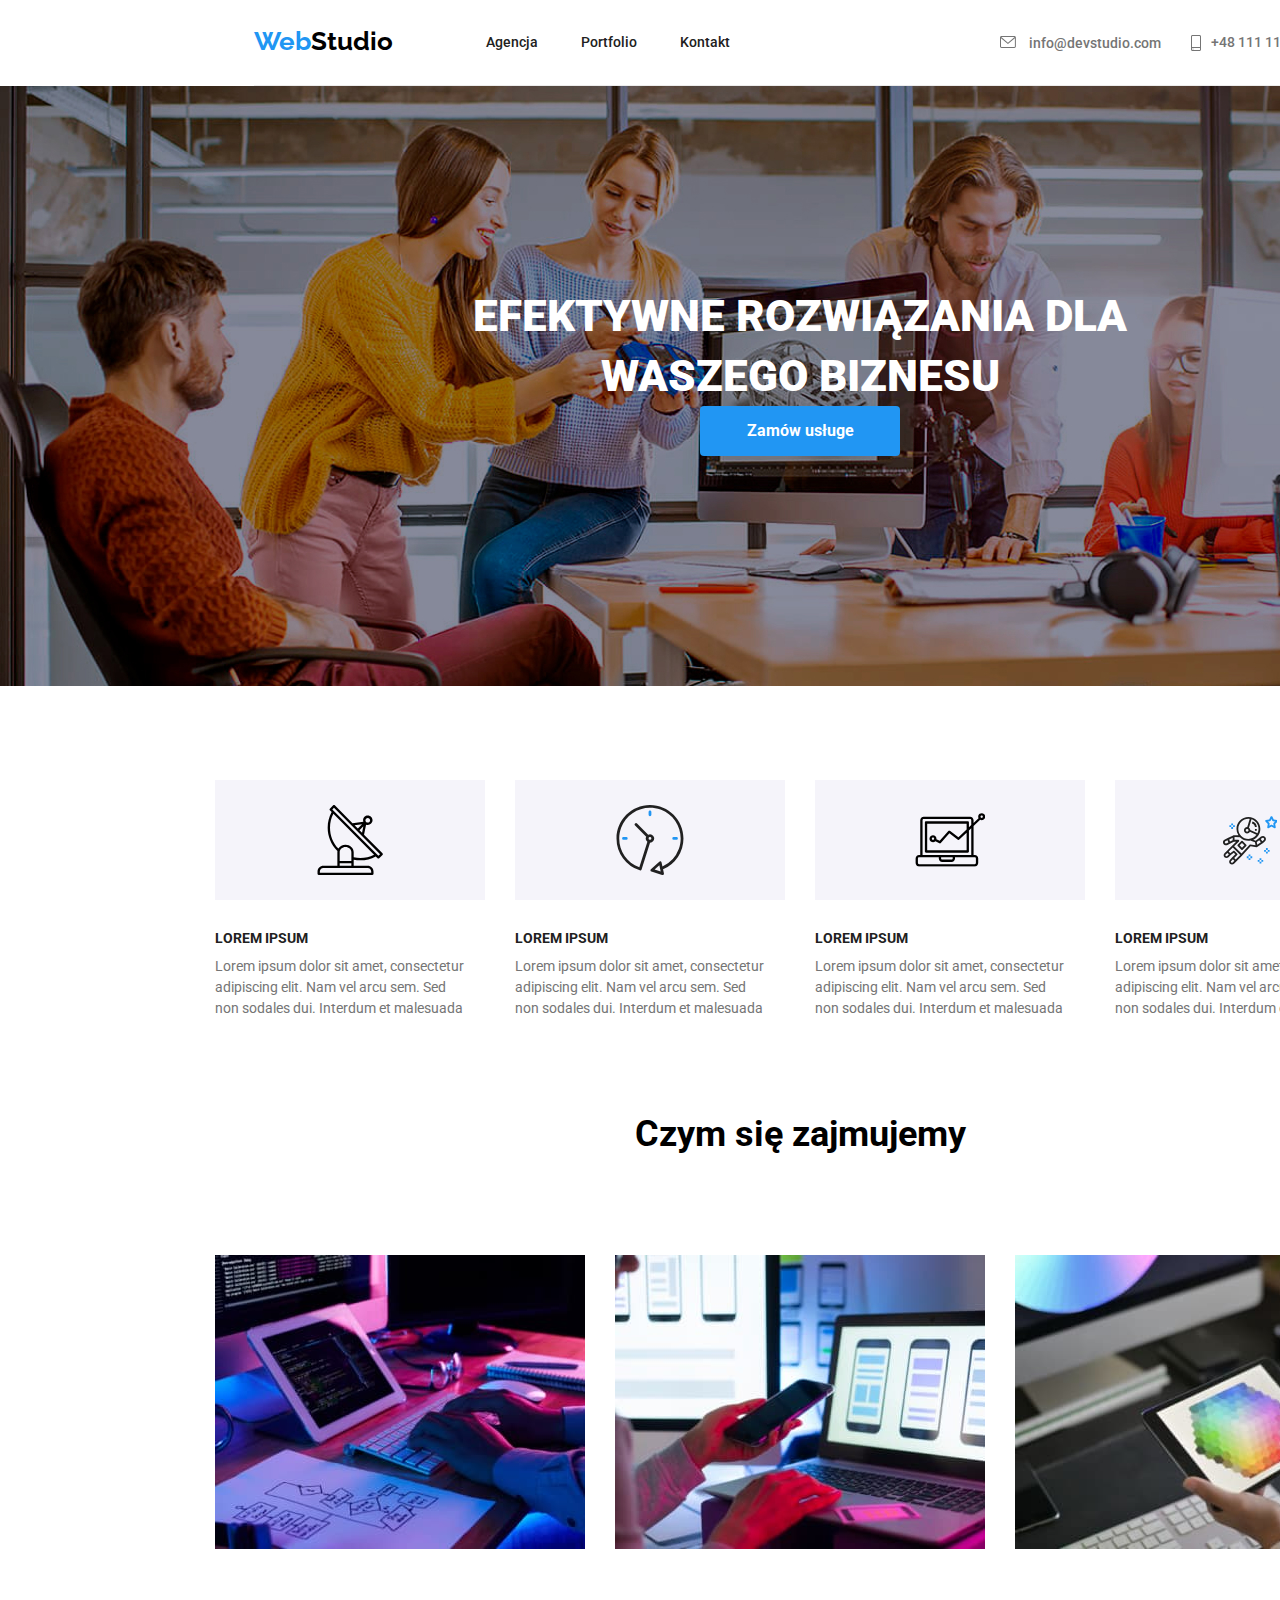
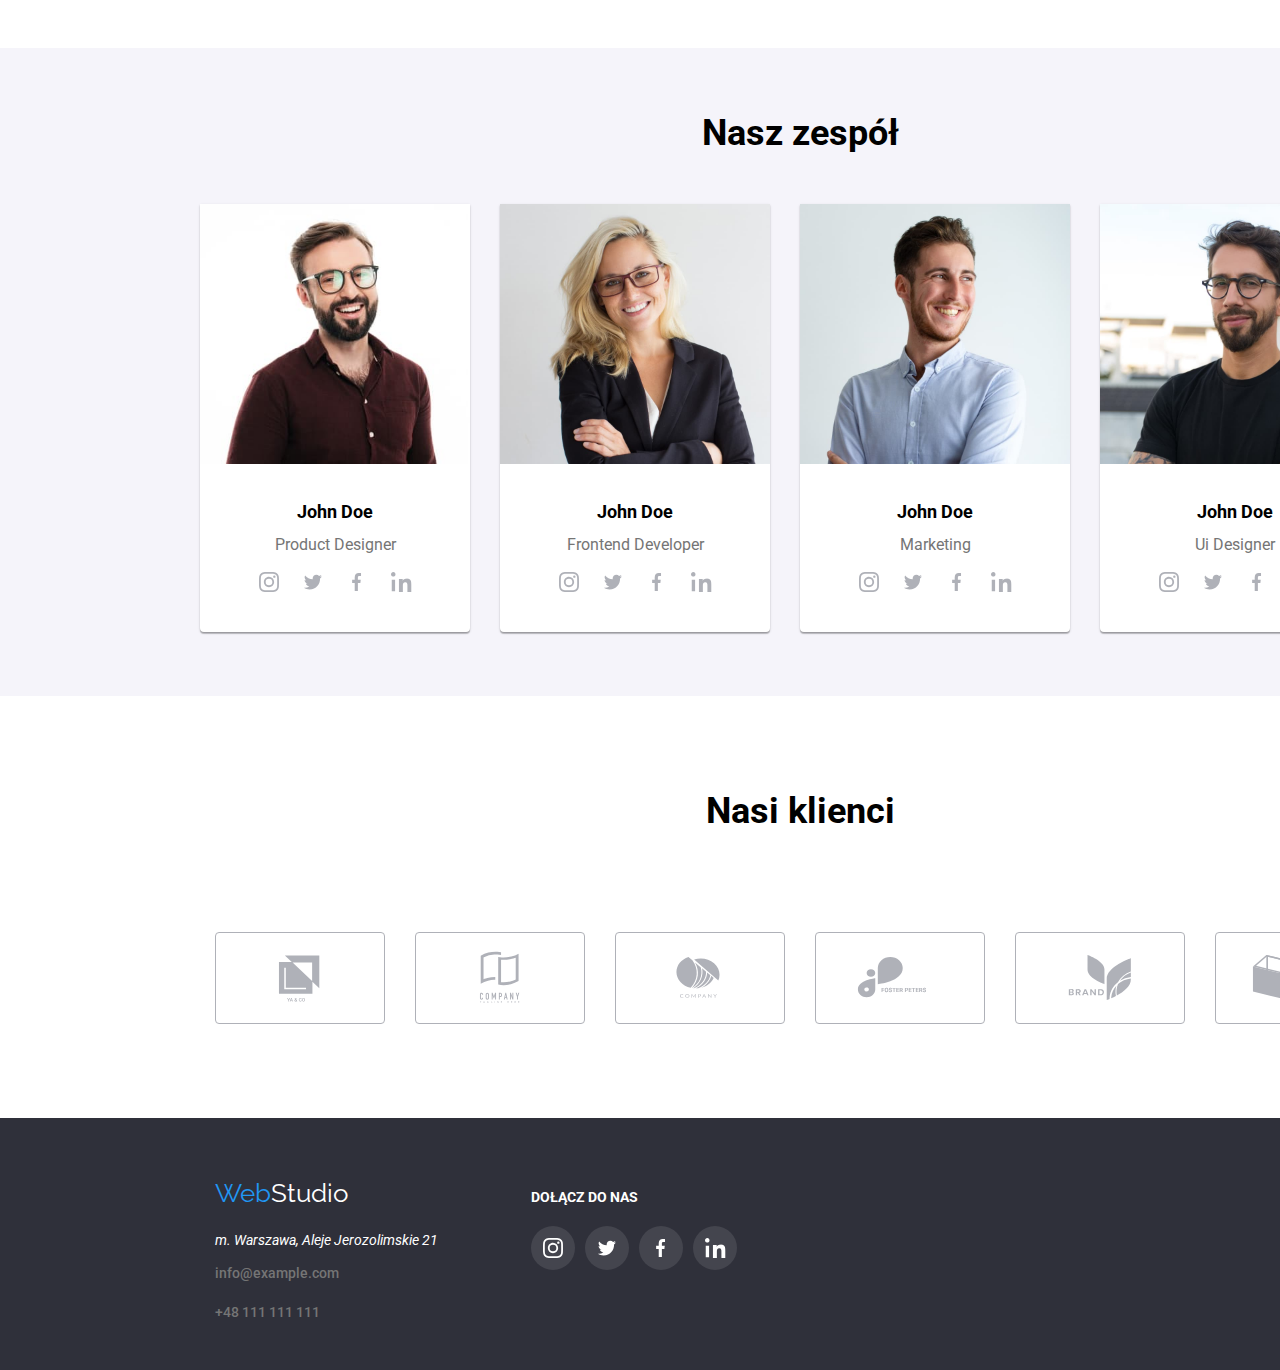
<file: index.html>
<!DOCTYPE html>
<html lang="en">
    <head>
        <meta charset="UTF-8" />
        <meta http-equiv="X-UA-Compatible" content="IE=edge" />
        <meta name="viewport" content="width=device-width, initial-scale=1.0" />
        <title>strona internetowa</title>

        <link
            rel="stylesheet"
            href="https://cdnjs.cloudflare.com/ajax/libs/modern-normalize/1.0.0/modern-normalize.min.css"
        />

        <link href="./css/styles.css" rel="stylesheet" />

        <style>
            @import url("https://fonts.googleapis.com/css2?family=Roboto:wght@400;500;700;900&display=swap");
        </style>
        <style>
            @import url("https://fonts.googleapis.com/css2?family=Raleway:wght@700&display=swap");
        </style>
    </head>
    <body class="body-index">
        <header class="header-portfolio">
            <a href="./index.html" class="main-logo"
                ><span class="logo-color">Web</span>Studio</a
            >

            <nav class="navigation">
                <a href="#agencja" class="link-navigation navigation-info"
                    >Agencja</a
                >
                <a
                    href="./portfolio.html"
                    class="link-navigation navigation-info"
                    >Portfolio</a
                >
                <a href="#kontakt" class="link-navigation navigation-info"
                    >Kontakt</a
                >
            </nav>

            <section class="navigation-email-tel">
                <a href="mailto:info@devstudio.com" class="div-email-icon link">
                    <svg width="16" height="12" class="email-icon">
                        <use href="./images/icons.svg#icon-koperta"></use>
                    </svg>
                    <span>info@devstudio.com</span>
                </a>

                <a href="tel:48111111111" class="div-tel-icon link">
                    <svg width="10" height="16" class="tel-icon">
                        <use href="./images/icons.svg#icon-smartphone"></use>
                    </svg>
                    <span>+48 111 111 111</span>
                </a>
            </section>
        </header>

        <main class="section main-index">
            <section class="title">
                <h1 id="agencja" class="main-title">
                    EFEKTYWNE ROZWIĄZANIA DLA WASZEGO BIZNESU
                </h1>
                <button type="button" class="button-main-title">
                    Zamów usługe
                </button>
            </section>

            <section class="information-div">
                <section class="information-div-title">
                    <div class="satellite">
                        <svg width="70" height="70">
                            <use href="./images/icons.svg#icon-satelita"></use>
                        </svg>
                    </div>
                    <p class="information">LOREM IPSUM</p>
                    <p class="information-title">
                        Lorem ipsum dolor sit amet, consectetur<br />
                        adipiscing elit. Nam vel arcu sem. Sed<br />
                        non sodales dui. Interdum et malesuada
                    </p>
                </section>

                <section class="information-div-title">
                    <div class="clock">
                        <svg widht="66.96" height="70">
                            <use href="./images/icons.svg#icon-zegarek"></use>
                        </svg>
                    </div>
                    <p class="information">LOREM IPSUM</p>
                    <p class="information-title">
                        Lorem ipsum dolor sit amet, consectetur<br />
                        adipiscing elit. Nam vel arcu sem. Sed<br />
                        non sodales dui. Interdum et malesuada
                    </p>
                </section>

                <section class="information-div-title">
                    <div class="computer">
                        <svg width="70" height="53.69">
                            <use href="./images/icons.svg#icon-komputer"></use>
                        </svg>
                    </div>
                    <p class="information">LOREM IPSUM</p>
                    <p class="information-title">
                        Lorem ipsum dolor sit amet, consectetur<br />
                        adipiscing elit. Nam vel arcu sem. Sed<br />
                        non sodales dui. Interdum et malesuada
                    </p>
                </section>

                <section class="information-div-title">
                    <div class="astronaut">
                        <svg width="54.83" height="60.66">
                            <use href="./images/icons.svg#icon-astronaut"></use>
                        </svg>
                    </div>
                    <p class="information">LOREM IPSUM</p>
                    <p class="information-title">
                        Lorem ipsum dolor sit amet, consectetur<br />
                        adipiscing elit. Nam vel arcu sem. Sed<br />
                        non sodales dui. Interdum et malesuada
                    </p>
                </section>
            </section>

            <h2 id="portfolio" class="second-title">Czym się zajmujemy</h2>

            <ul class="list-second-title-picture">
                <li class="list-element-second-title-picture">
                    <img
                        src="./images/img1.jpg"
                        alt="czlowiek piszacy na klawiaturze"
                        width="370"
                        height="294"
                    />
                </li>
                <li class="list-element-second-title-picture">
                    <img
                        src="./images/img2.jpg"
                        alt="czlowiek trzymajacy telefon nad laptopem"
                        width="370"
                        height="294"
                    />
                </li>
                <li class="list-element-second-title-picture">
                    <img
                        src="./images/img3.jpg"
                        alt="czlowiek wybierajacy kolory z tableta"
                        width="370"
                        height="294"
                    />
                </li>
            </ul>

            <section class="two-second-title">
                <h2 class="second-title">Nasz zespół</h2>

                <ul class="list-two-second-title">
                    <li class="element-list-two-second-title">
                        <img
                            src="./images/img4.jpg"
                            alt="usmiechajacy sie mezczyzna w brazowej koszuli"
                            width="270"
                            height="260"
                        />
                        <figcaption class="figcaption-index">
                            John Doe<br />
                            <span class="second-caption-pictures"
                                >Product Designer</span
                            >
                        </figcaption>
                        <div class="icon-social-media">
                            <div class="icon-social-media-instagram">
                                <svg width="20" height="20" class="icon">
                                    <use
                                        href="./images/icons.svg#icon-instagram"
                                    ></use>
                                </svg>
                            </div>
                            <div class="icon-social-media-twitter">
                                <svg width="20" height="16.25" class="icon">
                                    <use
                                        href="./images/icons.svg#icon-twitter"
                                    ></use>
                                </svg>
                            </div>
                            <div class="icon-social-media-facebook">
                                <svg width="10" height="20" class="icon">
                                    <use
                                        href="./images/icons.svg#icon-facebook"
                                    ></use>
                                </svg>
                            </div>
                            <div class="icon-social-media-interia">
                                <svg class="icon">
                                    <use
                                        width="4.8"
                                        height="4.83"
                                        x="12"
                                        y="12"
                                        href="./images/icons.svg#icon-interia-kropka-nad-i"
                                    ></use>
                                    <use
                                        width="4.15"
                                        height="13.35"
                                        x="12.33"
                                        y="18.65"
                                        href="./images/icons.svg#icon-interia-kreska-od-i"
                                    ></use>
                                    <use
                                        width="12.93"
                                        height="13.69"
                                        x="19.7"
                                        y="18.31"
                                        href="./images/icons.svg#icon-interia-n"
                                    ></use>
                                </svg>
                            </div>
                        </div>
                    </li>

                    <li class="element-list-two-second-title">
                        <img
                            src="./images/img5.jpg"
                            alt="usmiechajaca sie kobieta"
                            width="270"
                            height="260"
                        />
                        <figcaption class="figcaption-index">
                            John Doe<br />
                            <span class="second-caption-pictures"
                                >Frontend Developer</span
                            >
                        </figcaption>
                        <div class="icon-social-media">
                            <div class="icon-social-media-instagram">
                                <svg width="20" height="20" class="icon">
                                    <use
                                        href="./images/icons.svg#icon-instagram"
                                    ></use>
                                </svg>
                            </div>
                            <div class="icon-social-media-twitter">
                                <svg width="20" height="16.25" class="icon">
                                    <use
                                        href="./images/icons.svg#icon-twitter"
                                    ></use>
                                </svg>
                            </div>
                            <div class="icon-social-media-facebook">
                                <svg width="10" height="20" class="icon">
                                    <use
                                        href="./images/icons.svg#icon-facebook"
                                    ></use>
                                </svg>
                            </div>
                            <div class="icon-social-media-interia">
                                <svg class="icon">
                                    <use
                                        width="4.8"
                                        height="4.83"
                                        x="12"
                                        y="12"
                                        href="./images/icons.svg#icon-interia-kropka-nad-i"
                                    ></use>
                                    <use
                                        width="4.15"
                                        height="13.35"
                                        x="12.33"
                                        y="18.65"
                                        href="./images/icons.svg#icon-interia-kreska-od-i"
                                    ></use>
                                    <use
                                        width="12.93"
                                        height="13.69"
                                        x="19.7"
                                        y="18.31"
                                        href="./images/icons.svg#icon-interia-n"
                                    ></use>
                                </svg>
                            </div>
                        </div>
                    </li>

                    <li class="element-list-two-second-title">
                        <img
                            src="./images/img6.jpg"
                            alt="usmiechajacy sie mezczyzna"
                            width="270"
                            height="260"
                        />
                        <figcaption class="figcaption-index">
                            John Doe<br />
                            <span class="second-caption-pictures"
                                >Marketing</span
                            >
                        </figcaption>
                        <section class="icon-social-media">
                            <div class="icon-social-media-instagram">
                                <svg width="20" height="20" class="icon">
                                    <use
                                        href="./images/icons.svg#icon-instagram"
                                    ></use>
                                </svg>
                            </div>
                            <div class="icon-social-media-twitter">
                                <svg width="20" height="16.25" class="icon">
                                    <use
                                        href="./images/icons.svg#icon-twitter"
                                    ></use>
                                </svg>
                            </div>
                            <div class="icon-social-media-facebook">
                                <svg width="10" height="20" class="icon">
                                    <use
                                        href="./images/icons.svg#icon-facebook"
                                    ></use>
                                </svg>
                            </div>
                            <div class="icon-social-media-interia">
                                <svg class="icon">
                                    <use
                                        width="4.8"
                                        height="4.83"
                                        x="12"
                                        y="12"
                                        href="./images/icons.svg#icon-interia-kropka-nad-i"
                                    ></use>
                                    <use
                                        width="4.15"
                                        height="13.35"
                                        x="12.33"
                                        y="18.65"
                                        href="./images/icons.svg#icon-interia-kreska-od-i"
                                    ></use>
                                    <use
                                        width="12.93"
                                        height="13.69"
                                        x="19.7"
                                        y="18.31"
                                        href="./images/icons.svg#icon-interia-n"
                                    ></use>
                                </svg>
                            </div>
                        </section>
                    </li>

                    <li class="element-list-two-second-title">
                        <img
                            src="./images/img7.jpg"
                            alt="usmiechajacy sie mezczyzna w czarnym podkoszulku"
                            width="270"
                            height="260"
                        />
                        <figcaption class="figcaption-index">
                            John Doe<br />
                            <span class="second-caption-pictures"
                                >Ui Designer</span
                            >
                        </figcaption>
                        <section class="icon-social-media">
                            <div class="icon-social-media-instagram">
                                <svg width="20" height="20" class="icon">
                                    <use
                                        href="./images/icons.svg#icon-instagram"
                                    ></use>
                                </svg>
                            </div>
                            <div class="icon-social-media-twitter">
                                <svg width="20" height="16.25" class="icon">
                                    <use
                                        href="./images/icons.svg#icon-twitter"
                                    ></use>
                                </svg>
                            </div>
                            <div class="icon-social-media-facebook">
                                <svg width="10" height="20" class="icon">
                                    <use
                                        href="./images/icons.svg#icon-facebook"
                                    ></use>
                                </svg>
                            </div>
                            <div class="icon-social-media-interia">
                                <svg class="icon">
                                    <use
                                        width="4.8"
                                        height="4.83"
                                        x="12"
                                        y="12"
                                        href="./images/icons.svg#icon-interia-kropka-nad-i"
                                    ></use>
                                    <use
                                        width="4.15"
                                        height="13.35"
                                        x="12.33"
                                        y="18.65"
                                        href="./images/icons.svg#icon-interia-kreska-od-i"
                                    ></use>
                                    <use
                                        width="12.93"
                                        height="13.69"
                                        x="19.7"
                                        y="18.31"
                                        href="./images/icons.svg#icon-interia-n"
                                    ></use>
                                </svg>
                            </div>
                        </section>
                    </li>
                </ul>
            </section>

            <section class="nasi-klienci">
                <h2 class="second-title">Nasi klienci</h2>
                <section class="bloki-nasi-klienci">
                    <div class="nasi-klienci-logo-1">
                        <svg
                            width="106"
                            height="60.04"
                            class="nasi-klienci-logo-1-svg"
                        >
                            <use
                                href="./images/icons.svg#icon-nasi-klienci-logo-1"
                            ></use>
                        </svg>
                    </div>
                    <div class="nasi-klienci-logo-2">
                        <svg
                            width="106"
                            height="60.04"
                            class="nasi-klienci-logo-2-svg"
                        >
                            <use
                                href="./images/icons.svg#icon-nasi-klienci-logo-2"
                            ></use>
                        </svg>
                    </div>
                    <div class="nasi-klienci-logo-3">
                        <svg
                            width="106"
                            height="60.04"
                            class="nasi-klienci-logo-3-svg"
                        >
                            <use
                                href="./images/icons.svg#icon-nasi-klienci-logo-3"
                            ></use>
                        </svg>
                    </div>
                    <div class="nasi-klienci-logo-4">
                        <svg
                            width="106"
                            height="60.04"
                            class="nasi-klienci-logo-4-svg"
                        >
                            <use
                                href="./images/icons.svg#icon-nasi-klienci-logo-4"
                            ></use>
                        </svg>
                    </div>
                    <div class="nasi-klienci-logo-5">
                        <svg
                            width="106"
                            height="60.04"
                            class="nasi-klienci-logo-5-svg"
                        >
                            <use
                                href="./images/icons.svg#icon-nasi-klienci-logo-5"
                            ></use>
                        </svg>
                    </div>
                    <div class="nasi-klienci-logo-6">
                        <svg
                            width="106"
                            height="60.04"
                            class="nasi-klienci-logo-6-svg"
                        >
                            <use
                                href="./images/icons.svg#icon-nasi-klienci-logo-6"
                            ></use>
                        </svg>
                    </div>
                </section>
            </section>
        </main>

        <footer class="container">
            <div class="div-logo-bottom-and-information-bottom">
                <div class="div-logo-bottom">
                    <a href="" id="kontakt" class="main-logo-header"
                        ><span class="logo-color">Web</span>Studio</a
                    >
                </div>
                <div class="information-bottom">
                    <address>m. Warszawa, Aleje Jerozolimskie 21<br /></address>
                    <a href="mailto:info@example.com" class="link link-bottom"
                        >info@example.com</a
                    ><br />
                    <a href="tel:48111111111" class="link">+48 111 111 111</a>
                </div>
            </div>

            <section class="icon-bottom-and-text">
                <section class="text-bottom">
                    <p>Dołącz do nas</p>
                </section>

                <section class="icon-bottom">
                    <div class="icon-social-media-instagram-bottom">
                        <svg width="20" height="20" class="icon">
                            <use href="./images/icons.svg#icon-instagram"></use>
                        </svg>
                    </div>
                    <div class="icon-social-media-twitter-bottom">
                        <svg width="20" height="16.25" class="icon">
                            <use href="./images/icons.svg#icon-twitter"></use>
                        </svg>
                    </div>
                    <div class="icon-social-media-facebook-bottom">
                        <svg width="10" height="20" class="icon">
                            <use href="./images/icons.svg#icon-facebook"></use>
                        </svg>
                    </div>
                    <div class="icon-social-media-interia-bottom">
                        <svg class="icon">
                            <use
                                width="4.8"
                                height="4.83"
                                x="12"
                                y="12"
                                href="./images/icons.svg#icon-interia-kropka-nad-i"
                            ></use>
                            <use
                                width="4.15"
                                height="13.35"
                                x="12.33"
                                y="18.65"
                                href="./images/icons.svg#icon-interia-kreska-od-i"
                            ></use>
                            <use
                                width="12.93"
                                height="13.69"
                                x="19.7"
                                y="18.31"
                                href="./images/icons.svg#icon-interia-n"
                            ></use>
                        </svg>
                    </div>
                </section>
            </section>
        </footer>
    </body>
</html>
</file>
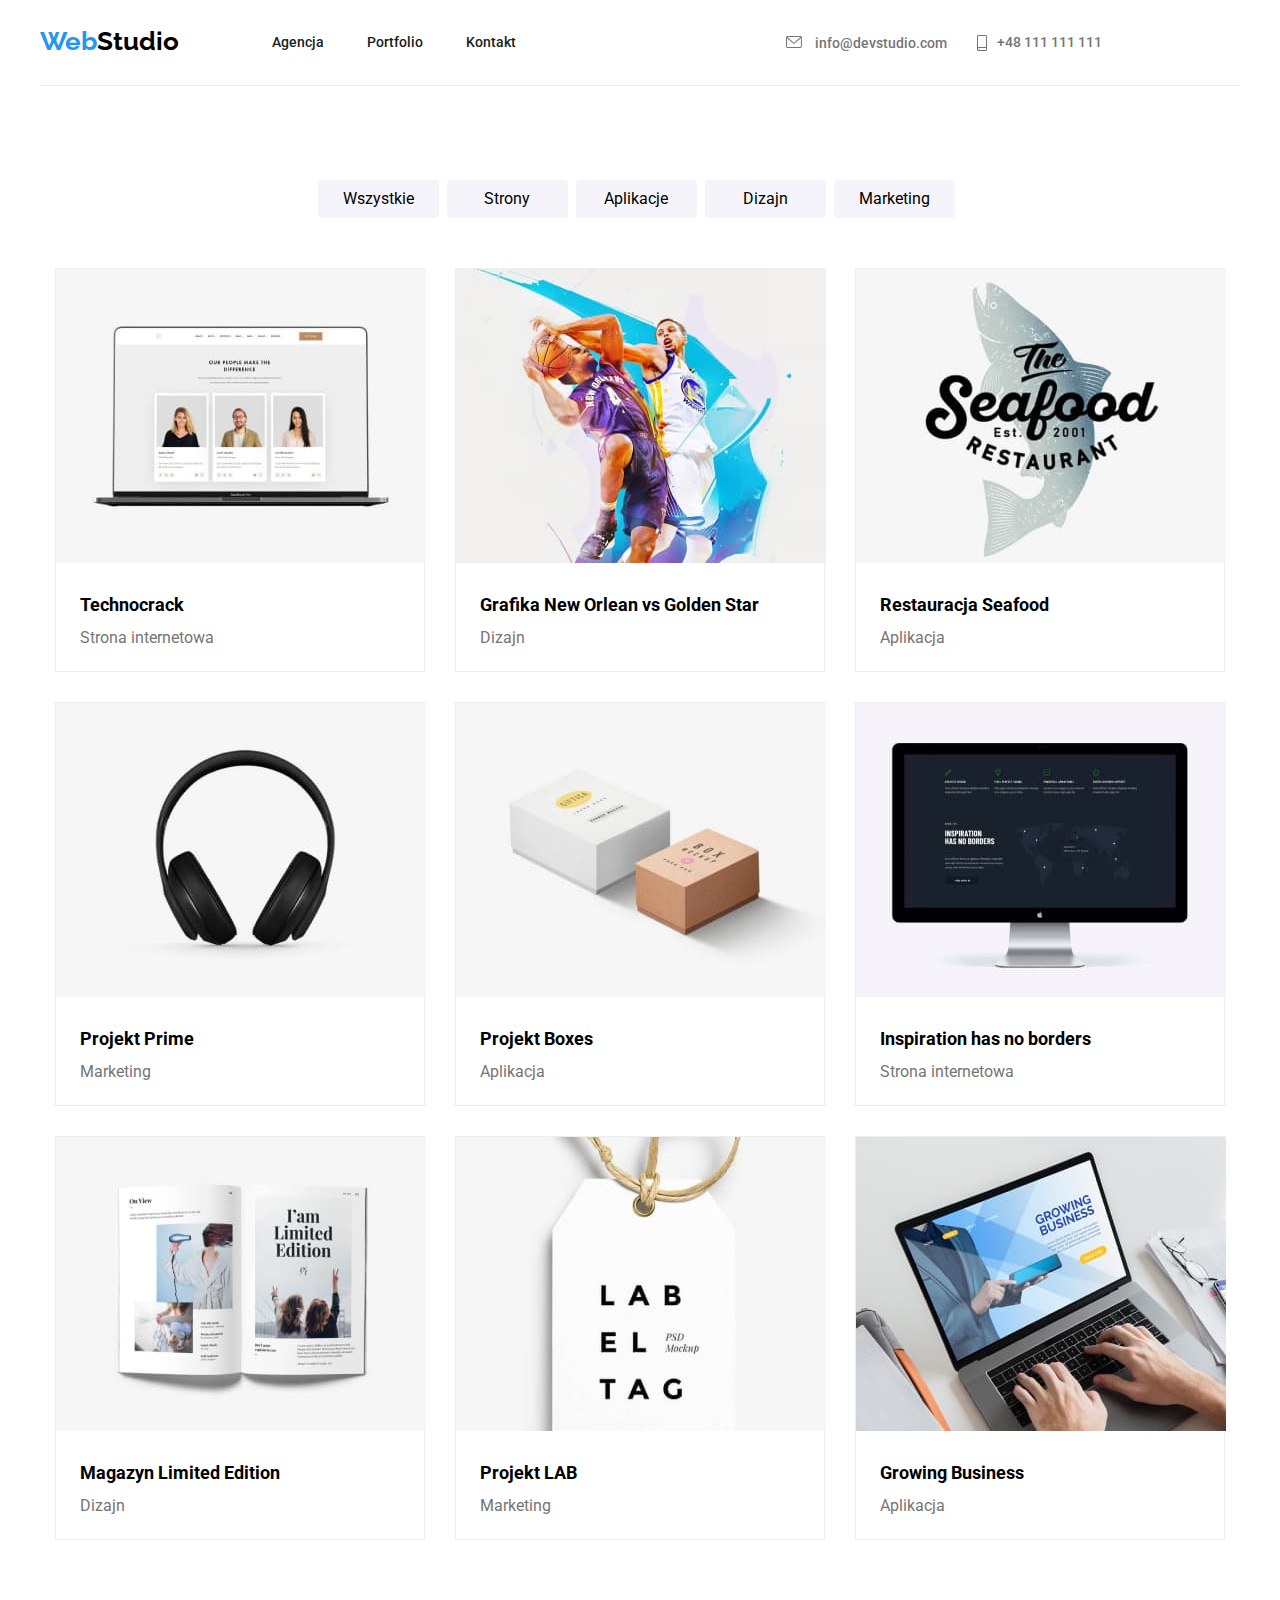
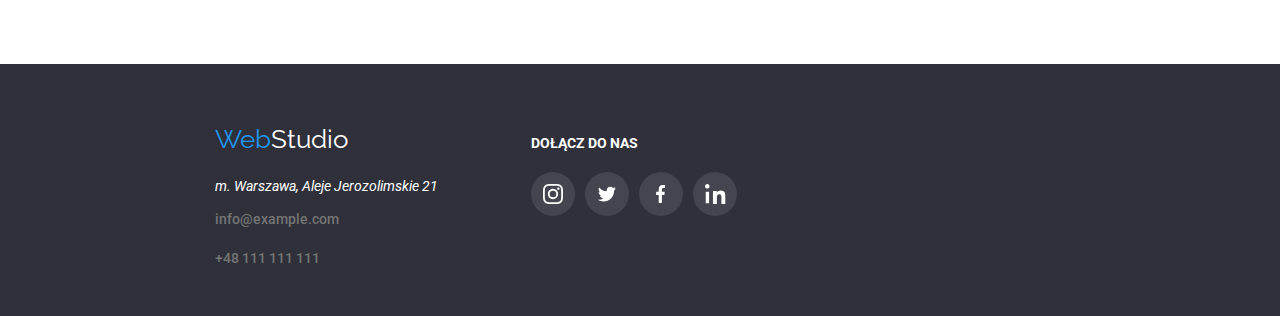
<file: portfolio.html>
<!DOCTYPE html>
<html lang="en">
    <head>
        <meta charset="UTF-8" />
        <meta http-equiv="X-UA-Compatible" content="IE=edge" />
        <meta name="viewport" content="width=device-width, initial-scale=1.0" />
        <title>portfolio</title>

        <link
            rel="stylesheet"
            href="https://cdnjs.cloudflare.com/ajax/libs/modern-normalize/1.0.0/modern-normalize.min.css"
        />

        <link href="./css/styles.css" rel="stylesheet" />
        <style>
            @import url("https://fonts.googleapis.com/css2?family=Roboto:wght@400;500;700;900&display=swap");
        </style>
        <style>
            @import url("https://fonts.googleapis.com/css2?family=Raleway:wght@700&display=swap");
        </style>
    </head>
    <body class="body-portfolio">
        <header class="container header-portfolio">
            <a href="./index.html" class="main-logo"
                ><span class="logo-color">Web</span>Studio</a
            >

            <nav class="navigation">
                <a href="#agencja" class="link-navigation navigation-info"
                    >Agencja</a
                >
                <a
                    href="./portfolio.html"
                    class="link-navigation navigation-info"
                    >Portfolio</a
                >
                <a href="#kontakt" class="link-navigation navigation-info"
                    >Kontakt</a
                >
            </nav>

            <section class="navigation-email-tel div-email-tel">
                <a href="mailto:info@devstudio.com" class="div-email-icon link">
                    <svg width="16" height="12" class="email-icon">
                        <use href="./images/icons.svg#icon-koperta"></use>
                    </svg>
                    <span>info@devstudio.com</span>
                </a>

                <a href="tel:48111111111" class="div-tel-icon link">
                    <svg width="10" height="16" class="tel-icon">
                        <use href="./images/icons.svg#icon-smartphone"></use>
                    </svg>
                    <span>+48 111 111 111</span>
                </a>
            </section>
        </header>

        <main class="section main-portfolio">
            <ul class="list-button">
                <li><button type="button" class="button">Wszystkie</button></li>
                <li><button type="button" class="button">Strony</button></li>
                <li><button type="button" class="button">Aplikacje</button></li>
                <li><button type="button" class="button">Dizajn</button></li>
                <li><button type="button" class="button">Marketing</button></li>
            </ul>

            <ul class="list-pictures">
                <li class="list-pictures-element">
                    <img
                        src="./images/portfolio1.jpg"
                        alt="laptop z wlaczona przegladarka"
                        width="370"
                        height="294"
                    />
                    <figcaption class="figcaption-portfolio">
                        Technocrack<br />
                        <span class="second-caption-pictures"
                            >Strona internetowa</span
                        >
                    </figcaption>
                </li>
                <li class="list-pictures-element">
                    <img
                        src="./images/portfolio2.jpg"
                        alt="zawodnicy NBA grajacy w koszykowke"
                        width="370"
                        height="294"
                    />
                    <figcaption class="figcaption-portfolio">
                        Grafika New Orlean vs Golden Star<br />
                        <span class="second-caption-pictures">Dizajn</span>
                    </figcaption>
                </li>
                <li class="list-pictures-element">
                    <img
                        src="./images/portfolio3.jpg"
                        alt="logo restauracji na tle z ryba"
                        width="370"
                        height="294"
                    />
                    <figcaption class="figcaption-portfolio">
                        Restauracja Seafood<br />
                        <span class="second-caption-pictures">Aplikacja</span>
                    </figcaption>
                </li>
                <li class="list-pictures-element">
                    <img
                        src="./images/portfolio4.jpg"
                        alt="sluchawki"
                        width="370"
                        height="294"
                    />
                    <figcaption class="figcaption-portfolio">
                        Projekt Prime<br />
                        <span class="second-caption-pictures">Marketing</span>
                    </figcaption>
                </li>
                <li class="list-pictures-element">
                    <img
                        src="./images/portfolio5.jpg"
                        alt="dwa pudelka obok siebie"
                        width="370"
                        height="294"
                    />
                    <figcaption class="figcaption-portfolio">
                        Projekt Boxes<br />
                        <span class="second-caption-pictures">Aplikacja</span>
                    </figcaption>
                </li>
                <li class="list-pictures-element">
                    <img
                        src="./images/portfolio6.jpg"
                        alt="monitor ktory wyswietla rozne informacje"
                        width="370"
                        height="294"
                    />
                    <figcaption class="figcaption-portfolio">
                        Inspiration has no borders<br />
                        <span class="second-caption-pictures"
                            >Strona internetowa</span
                        >
                    </figcaption>
                </li>
                <li class="list-pictures-element">
                    <img
                        src="./images/portfolio7.jpg"
                        alt="otwarta ksiazka"
                        width="370"
                        height="294"
                    />
                    <figcaption class="figcaption-portfolio">
                        Magazyn Limited Edition<br />
                        <span class="second-caption-pictures">Dizajn</span>
                    </figcaption>
                </li>
                <li class="list-pictures-element">
                    <img
                        src="./images/portfolio8.jpg"
                        alt="etykieta"
                        width="370"
                        height="294"
                    />
                    <figcaption class="figcaption-portfolio">
                        Projekt LAB<br />
                        <span class="second-caption-pictures">Marketing</span>
                    </figcaption>
                </li>
                <li class="list-pictures-element">
                    <img
                        src="./images/portfolio9.jpg"
                        alt="otwarty laptop a na nim piszace rece"
                        width="370"
                        height="294"
                    />
                    <figcaption class="figcaption-portfolio">
                        Growing Business<br />
                        <span class="second-caption-pictures">Aplikacja</span>
                    </figcaption>
                </li>
            </ul>
        </main>

        <footer class="container">
            <section class="div-logo-bottom-and-information-bottom">
                <div class="div-logo-bottom">
                    <a href="" id="kontakt" class="main-logo-header"
                        ><span class="logo-color">Web</span>Studio</a
                    >
                </div>
                <div class="information-bottom">
                    <address>m. Warszawa, Aleje Jerozolimskie 21<br /></address>
                    <a href="mailto:info@example.com" class="link"
                        >info@example.com</a
                    ><br />
                    <a href="tel:48111111111" class="link">+48 111 111 111</a>
                </div>
            </section>

            <section class="icon-bottom-and-text">
                <section class="text-bottom">
                    <p>Dołącz do nas</p>
                </section>

                <section class="icon-bottom">
                    <div class="icon-social-media-instagram-bottom">
                        <svg width="20" height="20" class="icon">
                            <use href="./images/icons.svg#icon-instagram"></use>
                        </svg>
                    </div>
                    <div class="icon-social-media-twitter-bottom">
                        <svg width="20" height="16.25" class="icon">
                            <use href="./images/icons.svg#icon-twitter"></use>
                        </svg>
                    </div>
                    <div class="icon-social-media-facebook-bottom">
                        <svg width="10" height="20" class="icon">
                            <use href="./images/icons.svg#icon-facebook"></use>
                        </svg>
                    </div>
                    <div class="icon-social-media-interia-bottom">
                        <svg class="icon">
                            <use
                                width="4.8"
                                height="4.83"
                                x="12"
                                y="12"
                                href="./images/icons.svg#icon-interia-kropka-nad-i"
                            ></use>
                            <use
                                width="4.15"
                                height="13.35"
                                x="12.33"
                                y="18.65"
                                href="./images/icons.svg#icon-interia-kreska-od-i"
                            ></use>
                            <use
                                width="12.93"
                                height="13.69"
                                x="19.7"
                                y="18.31"
                                href="./images/icons.svg#icon-interia-n"
                            ></use>
                        </svg>
                    </div>
                </section>
            </section>
        </footer>
    </body>
</html>
</file>
<file: css/styles.css>
* {
    margin: 0;
    padding: 0;
    box-sizing: border-box;
}

.button:hover {
    background-color: #2196f3;
    color: white;
    box-shadow: 0px 3px 1px rgba(0, 0, 0, 0.1), 0px 1px 2px rgba(0, 0, 0, 0.08),
        0px 2px 2px rgba(0, 0, 0, 0.12);
}

.button {
    color: black;
    background-color: #f5f4fa;
    border: 1px;
    font-size: 16px;
    text-align: center;
    line-height: 1.6;
    cursor: pointer;
    border-radius: 4px;
    margin-right: 8px;
    font-family: "Roboto";
    height: 38px;
    width: 121px;
}

.button:focus {
    background-color: #2196f3;
}

.link:hover {
    color: #2196f3;
}

.information-bottom {
    display: flex;
    flex-direction: column;
    width: 246px;
    height: 81px;
    margin-left: 215px;
    margin-top: 20px;
}

.link {
    text-decoration: none;
    font-family: "Roboto", sans-serif;
    font-weight: 500;
    font-size: 14px;
    line-height: 1.71;
    color: #757575;
    height: 21px;
}

.link-portfolio-bottom {
    text-decoration: none;
    font-size: 14px;
    line-height: 1.15;
    font-weight: 500;
    font-family: "Roboto";
    margin-left: 215px;
    color: #757575;
    margin-top: 9px;
}

.link-portfolio-bottom:hover {
    color: #2196f3;
}

.link-portfolio-bottom:focus {
    background-color: #2196f3;
}

.list-button {
    list-style: none;
    display: flex;
    justify-content: center;
    margin-bottom: 50px;
}

.body-portfolio {
    background-color: white;
    font-family: "Roboto", sans-serif;
    display: flex;
    flex-direction: column;
    background-color: white;
    margin: 0 auto;
}

.main-portfolio {
    width: 1170px;
    background-color: white;
    margin: 0 auto;
}

.section {
    padding-bottom: 94px;
    padding-top: 94px;
}

.header-portfolio {
    padding: 0px;
    background-color: white;
    border-bottom: 1px solid #ececec;
    display: flex;
    flex-direction: row;
    align-items: center;
    margin-top: 30px;
    margin: 0 auto;
}

.navigation {
    display: flex;
    justify-content: flex-start;
    margin-left: 93px;
    padding-top: 32px;
    padding-bottom: 32px;
    font-family: "Roboto";
}

.navigation-info {
    margin-right: 43px;
}

.navigation-email-tel {
    margin-left: 227px;
    padding-top: 32px;
    padding-bottom: 32px;
    font-family: "Roboto";
    display: flex;
    flex-direction: row;
    justify-content: center;
    align-items: center;
}

.container {
    min-width: 1200px;
}

.main-logo-header {
    text-decoration: none;
    font-weight: 700px;
    font-size: 26px;
    color: #ffffff;
    line-height: 1.19;
    font-family: "Raleway", sans-serif;
}

.main-logo-header:hover {
    color: #2196f3;
}

.main-logo-header:focus {
    color: #2196f3;
}

.main-logo {
    font-size: 26px;
    line-height: 1.2;
    text-decoration: none;
    color: black;
    font-weight: 700;
    font-family: "Raleway";
    margin-top: 24px;
    margin-bottom: 25px;
}

.main-logo:hover {
    color: #2196f3;
}

.main-logo:focus {
    color: #2196f3;
}

figcaption {
    font-size: 18px;
    color: black;
    line-height: 2;
    font-weight: 700;
    font-family: "Roboto";
}

.second-caption-pictures {
    font-size: 16px;
    color: #757575;
    line-height: 1.9;
    font-weight: 400;
    font-family: "Roboto";
}

.list-pictures {
    list-style: none;
    display: flex;
    flex-wrap: wrap;
    justify-content: space-between;
    padding: 0px;
}

footer {
    background-color: #2f303a;
    width: 100%;
    height: 252px;
    display: flex;
    flex-direction: row;
    padding-left: 0;
    padding-right: 0;
}

address {
    margin-bottom: 9px;
    color: #ffffff;
    font-family: "Roboto", sans-serif;
    font-weight: 400;
    font-size: 14px;
    line-height: 1.71;
}

.email-tel-bottom {
    /* margin-left: 215px; */
    line-height: 1.7;
}

.logo-color {
    color: #2196f3;
}

.list-pictures-element {
    border: 1px solid #eeeeee;
    background-color: white;
    padding-right: 0px;
    padding-left: 0px;
    width: 370px;
    height: 404px;
    margin-bottom: 30px;
}

.list-pictures-element:hover {
    box-shadow: 0px 1px 1px rgba(0, 0, 0, 0.12), 0px 4px 4px rgba(0, 0, 0, 0.06),
        1px 4px 6px rgba(0, 0, 0, 0.16);
}

.figcaption-portfolio {
    display: flex;
    flex-direction: column;
    margin-top: 20px;
    margin-left: 24px;
}

.div-email-icon {
    margin-right: 30px;
    fill: #757575;
}

.div-email-icon:hover {
    fill: #2196f3;
    color: #2196f3;
}

.email-icon {
    margin-right: 10px;
    display: inline;
}

.div-tel-icon {
    margin-right: 30px;
    fill: #757575;
    display: inline-flex;
    align-items: center;
}

.div-tel-icon:hover {
    fill: #2196f3;
    color: #2196f3;
}

.tel-icon {
    margin-right: 10px;
}

.satellite {
    width: 270px;
    height: 120px;
    background-color: #f5f4fa;
    display: flex;
    justify-content: center;
    align-items: center;
}

.clock {
    width: 270px;
    height: 120px;
    background-color: #f5f4fa;
    display: flex;
    justify-content: center;
    align-items: center;
}

.computer {
    width: 270px;
    height: 120px;
    background-color: #f5f4fa;
    display: flex;
    justify-content: center;
    align-items: center;
}

.astronaut {
    width: 270px;
    height: 120px;
    background-color: #f5f4fa;
    display: flex;
    justify-content: center;
    align-items: center;
}

.nasi-klienci {
    background-color: #ffffff;
    display: flex;
    flex-direction: column;
    justify-content: center;
    align-items: center;
    margin-top: 94px;
}

.bloki-nasi-klienci {
    display: flex;
    justify-content: center;
    align-items: center;
    margin-top: 50px;
    margin-bottom: 94px;
}

.nasi-klienci-logo-1 {
    width: 170px;
    height: 92px;
    border: 1px solid #afb1b8;
    box-sizing: border-box;
    display: flex;
    justify-content: center;
    align-items: center;
    margin-right: 30px;
    border-radius: 4px;
}
.nasi-klienci-logo-2 {
    width: 170px;
    height: 92px;
    border: 1px solid #afb1b8;
    box-sizing: border-box;
    display: flex;
    justify-content: center;
    align-items: center;
    margin-right: 30px;
    border-radius: 4px;
}
.nasi-klienci-logo-3 {
    width: 170px;
    height: 92px;
    border: 1px solid #afb1b8;
    box-sizing: border-box;
    display: flex;
    justify-content: center;
    align-items: center;
    margin-right: 30px;
    border-radius: 4px;
}
.nasi-klienci-logo-4 {
    width: 170px;
    height: 92px;
    border: 1px solid #afb1b8;
    box-sizing: border-box;
    display: flex;
    justify-content: center;
    align-items: center;
    margin-right: 30px;
    border-radius: 4px;
}
.nasi-klienci-logo-5 {
    width: 170px;
    height: 92px;
    border: 1px solid #afb1b8;
    box-sizing: border-box;
    display: flex;
    justify-content: center;
    align-items: center;
    margin-right: 30px;
    border-radius: 4px;
}
.nasi-klienci-logo-6 {
    width: 170px;
    height: 92px;
    border: 1px solid #afb1b8;
    box-sizing: border-box;
    display: flex;
    justify-content: center;
    align-items: center;
    border-radius: 4px;
}

.nasi-klienci-logo-1:hover {
    border-color: #2196f3;
}

.nasi-klienci-logo-1-svg:hover {
    fill: #2196f3;
}

.nasi-klienci-logo-1-svg {
    fill: #afb1b8;
}

.nasi-klienci-logo-2-svg {
    fill: #afb1b8;
}

.nasi-klienci-logo-2:hover {
    border-color: #2196f3;
}

.nasi-klienci-logo-2-svg:hover {
    fill: #2196f3;
}

.nasi-klienci-logo-3:hover {
    border-color: #2196f3;
}

.nasi-klienci-logo-3-svg:hover {
    fill: #2196f3;
}

.nasi-klienci-logo-3-svg {
    fill: #afb1b8;
}

.nasi-klienci-logo-4:hover {
    border-color: #2196f3;
}

.nasi-klienci-logo-4-svg:hover {
    fill: #2196f3;
}

.nasi-klienci-logo-4-svg {
    fill: #afb1b8;
}

.nasi-klienci-logo-5:hover {
    border-color: #2196f3;
}

.nasi-klienci-logo-5-svg:hover {
    fill: #2196f3;
}

.nasi-klienci-logo-5-svg {
    fill: #afb1b8;
}

.nasi-klienci-logo-6:hover {
    border-color: #2196f3;
}

.nasi-klienci-logo-6-svg:hover {
    fill: #2196f3;
}

.nasi-klienci-logo-6-svg {
    fill: #afb1b8;
}

.icon-social-media {
    display: flex;
    justify-content: center;
    align-items: center;
}

.icon-social-media-instagram {
    width: 44px;
    height: 44px;
    background-color: white;
    display: flex;
    justify-content: center;
    align-items: center;
    border-radius: 50px;
}

.icon-social-media-instagram > svg {
    fill: #afb1b8;
}

.icon-social-media-interia > svg {
    fill: #afb1b8;
}

.icon-social-media-twitter > svg {
    fill: #afb1b8;
}

.icon-social-media-facebook > svg {
    fill: #afb1b8;
}

.icon-social-media-twitter {
    width: 44px;
    height: 44px;
    background-color: white;
    display: flex;
    justify-content: center;
    align-items: center;
    border-radius: 50px;
}

.icon-social-media-facebook {
    width: 44px;
    height: 44px;
    background-color: white;
    display: flex;
    justify-content: center;
    align-items: center;
    border-radius: 50px;
}

.icon-social-media-interia {
    width: 44px;
    height: 44px;
    background-color: white;
    border-radius: 50px;
    display: flex;
    justify-content: center;
}

.icon-social-media-instagram:hover {
    background-color: #2196f3;
}

.icon:hover {
    fill: #ffffff;
}

.icon-social-media-twitter:hover {
    background-color: #2196f3;
}

.icon-social-media-facebook:hover {
    background-color: #2196f3;
}

.icon-social-media-interia:hover {
    background-color: #2196f3;
}

.div-2-bottom {
    background-color: purple;
    display: flex;
    justify-content: center;
    align-items: center;
}

/* index.html */

.link-navigation {
    color: #212121;
    text-decoration: none;
    font-family: "Roboto", sans-serif;
    font-size: 14px;
    line-height: 1.14;
    font-weight: 500;
}

.link-navigation:hover {
    color: #2196f3;
}

.main-title {
    font-weight: 900;
    font-size: 44px;
    line-height: 1.37;
    color: white;
    width: 1600px;
    height: 600px;
    display: flex;
    justify-content: center;
    text-align: center;
    margin-top: 200px;
    width: 696px;
    height: 120px;
    margin-left: 452px;
    font-style: normal;
    font-family: "Roboto", sans-serif;
}

.information {
    font-weight: 700;
    text-transform: uppercase;
    font-size: 14px;
    line-height: 1.15;
    font-family: "Roboto";
    color: #212121;
    margin-top: 30px;
}

.information-title {
    font-weight: 400;
    font-size: 14px;
    line-height: 1.5;
    font-family: "Roboto";
    color: #757575;
    margin-top: 10px;
}

.second-title {
    text-align: center;
    font-weight: 700;
    font-size: 36px;
    line-height: 1.17;
    font-family: "Roboto";
    margin-bottom: 50px;
}

.body-index {
    display: flex;
    flex-wrap: wrap;
    margin: 0 auto;
    flex-direction: column;
    font-family: "Raleway", sans-serif;
}

.main-logo-index {
    font-size: 26px;
    line-height: 1.2;
    text-decoration: none;
    color: black;
    font-weight: 700;
    font-family: "Raleway", sans-serif;
    margin-top: 24px;
    margin-bottom: 25px;
    margin-left: 215px;
}

.title {
    background-color: #2f303a;
    display: flex;
    flex-direction: column;
    width: 1600px;
    height: 600px;
    margin: 0 auto;
    background-image: url("../images/img.jpg");
}

.button-main-title {
    color: white;
    background-color: #2196f3;
    border: 1px;
    font-size: 16px;
    line-height: 1.6;
    cursor: pointer;
    border-radius: 4px;
    width: 200px;
    height: 50px;
    margin-left: 700px;
    font-style: normal;
    font-weight: 700;
    font-family: "Roboto", sans-serif;
}

.button-main-title:focus {
    background-color: #2196f3;
}

.main-index {
    display: flex;
    flex-direction: column;
    padding-top: 0px;
    padding-bottom: 0px;
}

.information-div {
    display: flex;
    justify-content: center;
    margin-top: 94px;
    margin-bottom: 94px;
}

.information-div-title:not(:last-child) {
    margin-right: 30px;
}

.list-second-title-picture {
    display: flex;
    list-style: none;
    justify-content: center;
    margin-top: 50px;
}

.list-element-second-title-picture:not(:last-child) {
    margin-right: 30px;
}

.two-second-title {
    background-color: #f5f4fa;
    width: 100%;
    height: 648px;
    margin: 0 auto;
    margin-top: 94px;
    display: flex;
    flex-direction: column;
    justify-content: center;
}

.list-two-second-title {
    list-style: none;
    display: flex;
    justify-content: center;
    flex-direction: row;
    margin: 0 auto;
}

.element-list-two-second-title {
    margin-right: 30px;
    background-color: white;
    border-radius: 0px 0px 4px 4px;
    height: 428px;
    width: 270px;
    display: flex;
    flex-direction: column;
    box-shadow: 0px 1px 3px rgba(0, 0, 0, 0.12), 0px 1px 1px rgba(0, 0, 0, 0.14),
        0px 2px 1px rgba(0, 0, 0, 0.2);
    border-radius: 0px 0px 4px 4px;
}

.figcaption-index {
    display: flex;
    flex-direction: column;
    align-items: center;
    margin-top: 30px;
}

.icon-bottom-and-text {
    display: flex;
    flex-direction: column;
    margin-left: 70px;
    margin-top: 72px;
}

.text-bottom {
    font-family: "Roboto", sans-serif;
    font-weight: 700;
    font-size: 14px;
    line-height: 1.14;
    color: #ffffff;
    margin-bottom: 20px;
    text-transform: uppercase;
}

.icon-bottom {
    display: flex;
    flex-direction: row;
}

.icon-social-media-instagram-bottom {
    width: 44px;
    height: 44px;
    background-color: #ffffff1a;
    display: flex;
    justify-content: center;
    align-items: center;
    border-radius: 50px;
    margin-right: 10px;
}

.icon-social-media-instagram-bottom:hover {
    fill: #ffffff;
    background-color: #2196f3;
}

.icon {
    fill: #ffffff;
}

.icon-social-media-twitter-bottom {
    width: 44px;
    height: 44px;
    background-color: #ffffff1a;
    display: flex;
    justify-content: center;
    align-items: center;
    border-radius: 50px;
    margin-right: 10px;
}

.icon-social-media-twitter-bottom:hover {
    background-color: #2196f3;
}

.icon-social-media-facebook-bottom {
    width: 44px;
    height: 44px;
    background-color: #ffffff1a;
    display: flex;
    justify-content: center;
    align-items: center;
    border-radius: 50px;
    margin-right: 10px;
}

.icon-social-media-facebook-bottom:hover {
    background-color: #2196f3;
}

.icon-social-media-interia-bottom {
    width: 44px;
    height: 44px;
    background-color: #ffffff1a;
    border-radius: 50px;
    display: flex;
    justify-content: center;
}

.icon-social-media-interia-bottom:hover {
    background-color: #2196f3;
}

.div-logo-bottom {
    margin-left: 215px;
    margin-top: 60px;
}

.div-logo-bottom-and-information-bottom {
    display: flex;
    flex-direction: column;
}

.information-bottom {
    display: flex;
    flex-direction: column;
    width: 246px;
    height: 81px;
    margin-left: 215px;
    margin-top: 20px;
}
</file>
